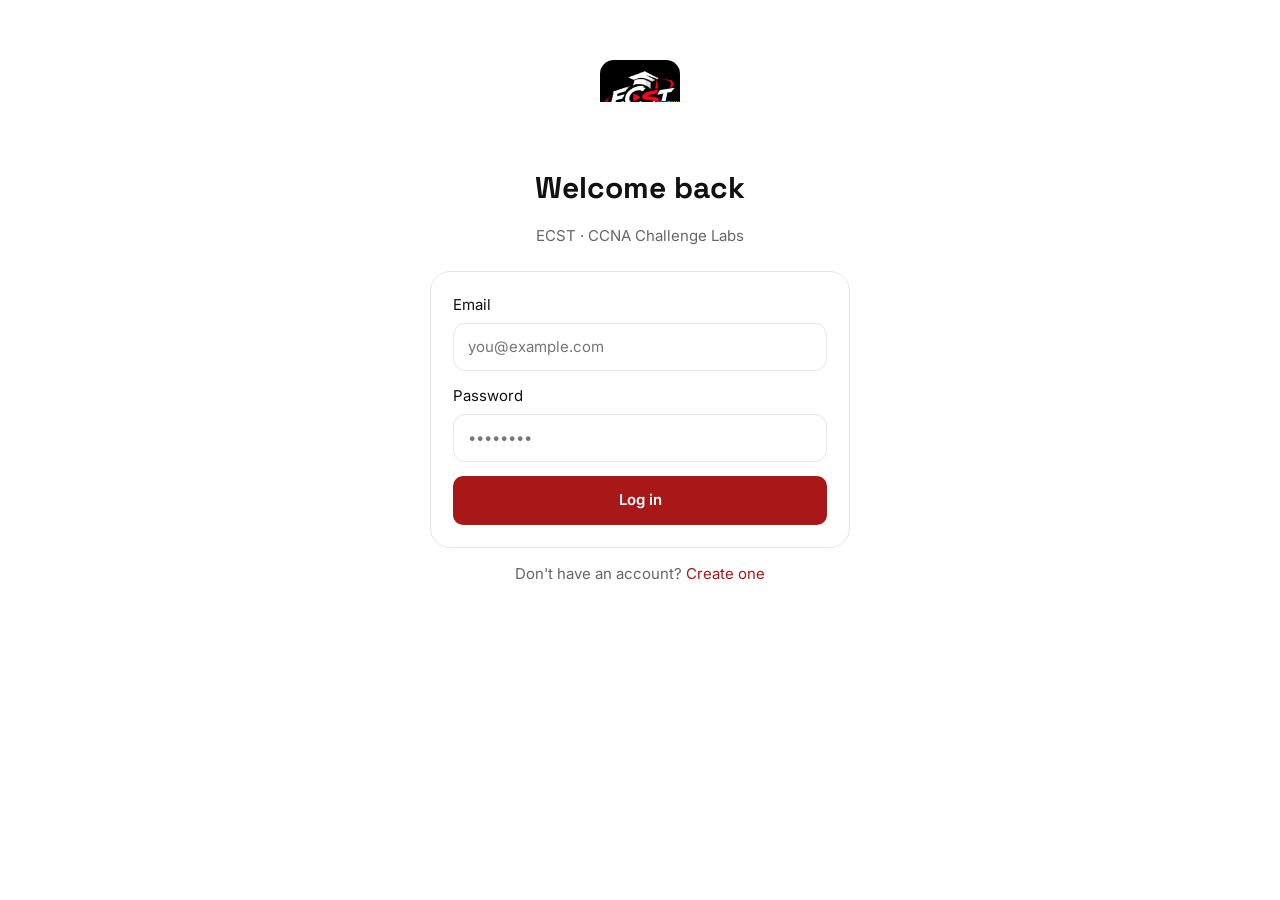
<file: index.html>
<!-- ECST CCNA Challenge Labs - Main Application Entry Point -->
<!DOCTYPE html>
<html lang="en">
<head>
  <meta charset="utf-8">
  <title>ECST · CCNA Challenge Labs</title>
  <meta name="viewport" content="width=device-width, initial-scale=1, viewport-fit=cover">
  <link href="https://fonts.googleapis.com/css2?family=Inter:wght@400;500;600&family=JetBrains+Mono:wght@400;500&family=Space+Grotesk:wght@500;700&display=swap" rel="stylesheet">
  <link rel="stylesheet" href="style.css">
  <link rel="stylesheet" href="css/questions.css">
  <link rel="stylesheet" href="css/terminal.css">
  <link rel="stylesheet" href="css/admin.css">
  <script>
    const LOGO = "[data-uri]";
    window.LOGO = LOGO;
  </script>
</head>
<body>
  <div id="app"></div>

  <!-- Scripts in dependency order -->
  <script src="data/core.js"></script>
  <script src="data/scenarios.js"></script>
  <script src="data/terminal-demo.js"></script>
  <script src="data/dev-demo.js"></script>
  <script src="js/store.js"></script>
  <script src="js/questions.js"></script>
  <script src="js/terminal.js"></script>
  <script src="js/auth.js"></script>
  <script src="js/rooms.js"></script>
  <script src="js/admin.js"></script>
  <script src="js/exam.js"></script>
  <script src="js/app.js"></script>
</body>
</html>
</file>
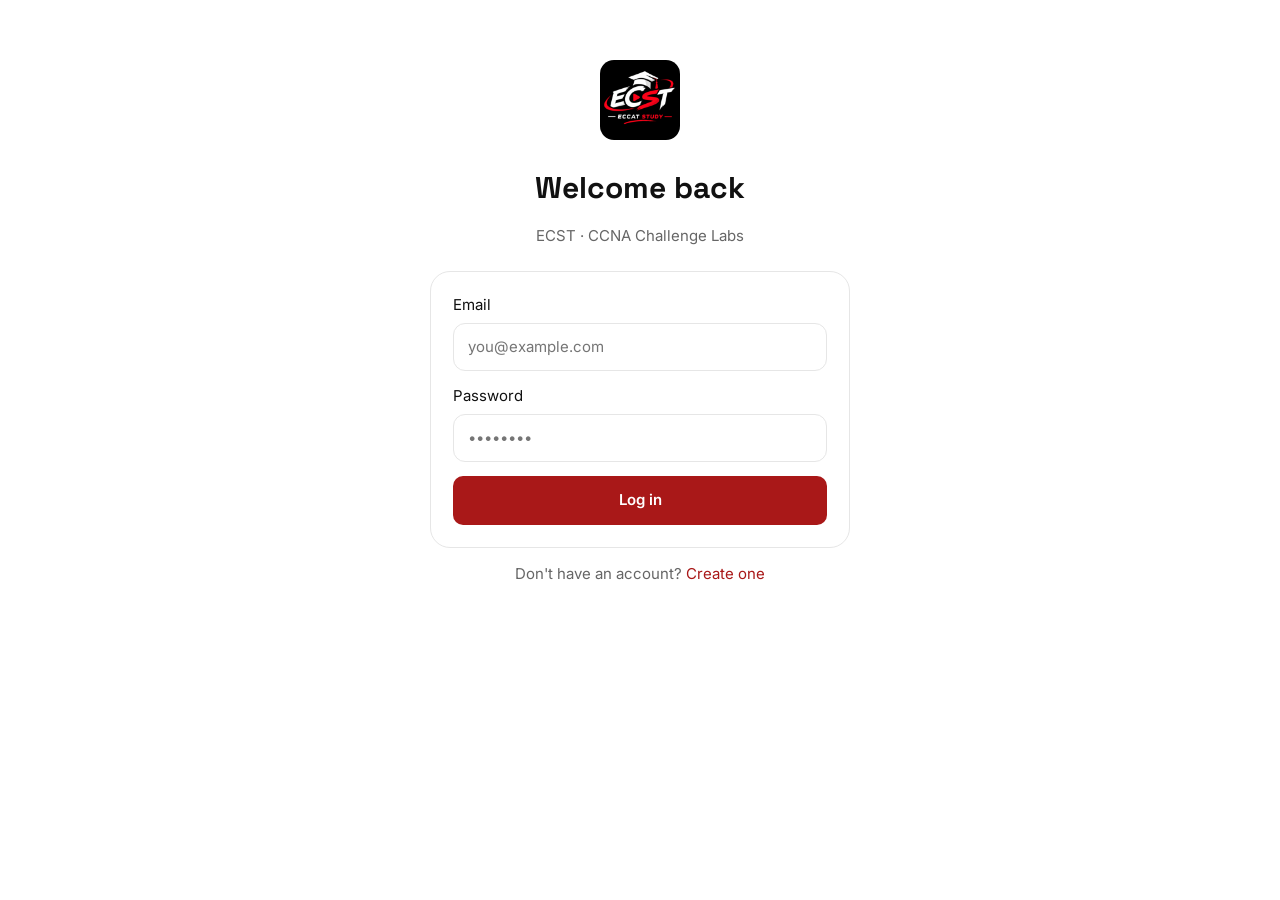
<file: ECST_CCNA_Challenge_Labs.html>
<!DOCTYPE html><html lang="en"><head><meta charset="utf-8"><title>ECST · CCNA Challenge Labs</title>
<meta name="viewport" content="width=device-width, initial-scale=1, viewport-fit=cover">
<link href="https://fonts.googleapis.com/css2?family=Inter:wght@400;500;600&family=JetBrains+Mono:wght@400;500&family=Space+Grotesk:wght@500;700&display=swap" rel="stylesheet">
<style>
:root{--bg:#fff;--fg:#111;--mut:#666;--card:#fff;--bd:#e6e6e6;--soft:#f4f4f4;--red:#a91818;--redsoft:#fbeaea;--ok:#1b7f3b;box-sizing:border-box;padding-top:env(safe-area-inset-top,0px);padding-bottom:env(safe-area-inset-bottom,0px)}
@media(prefers-color-scheme:dark){:root:not([data-theme=light]){--bg:#0e0e0e;--fg:#f2f2f2;--mut:#9a9a9a;--card:#161616;--bd:#2a2a2a;--soft:#222;--red:#e0464a;--redsoft:#2a1516;--ok:#4cc16b}}
*{box-sizing:border-box}body{margin:0;background:var(--bg);color:var(--fg);font:15px/1.5 Inter,system-ui,sans-serif}
.mono{font-family:'JetBrains Mono',monospace;font-size:11px;letter-spacing:.14em;text-transform:uppercase;color:var(--mut)}
h1,h2,h3{font-family:'Space Grotesk',sans-serif;margin:0}
header{display:flex;align-items:center;gap:16px;padding:12px 24px;border-bottom:1px solid var(--bd);position:sticky;top:0;background:var(--bg);z-index:5;flex-wrap:wrap}
header img{height:38px;border-radius:6px}header nav{margin-left:auto;display:flex;gap:6px;align-items:center;flex-wrap:wrap}
nav a,.btn{padding:8px 16px;border-radius:999px;color:var(--mut);text-decoration:none;font-weight:500;cursor:pointer;border:0;background:none;font:inherit}
nav a.on{background:var(--soft);color:var(--fg)}
.btn{background:var(--red);color:#fff;border-radius:10px;font-weight:600}.btn.g{background:var(--soft);color:var(--fg)}.btn.s{padding:5px 10px;font-size:13px}
main{max-width:1000px;margin:0 auto;padding:40px 20px 80px}
.grid{display:grid;grid-template-columns:repeat(auto-fit,minmax(240px,1fr));gap:16px;margin:28px 0}
.card{background:var(--card);border:1px solid var(--bd);border-radius:20px;padding:22px}
.big{font:700 34px 'Space Grotesk';margin-top:6px}.big small{font:400 13px 'JetBrains Mono';color:var(--mut)}
.bar{height:8px;background:var(--soft);border-radius:9px;overflow:hidden;margin-top:10px}.bar i{display:block;height:100%;background:var(--red)}
.room{display:flex;gap:18px;margin-bottom:16px;cursor:pointer;align-items:flex-start}.room.lock{opacity:.6;cursor:default}
.num{min-width:54px;height:54px;border-radius:14px;background:var(--soft);display:grid;place-items:center;font:500 16px 'JetBrains Mono'}
.room.cur{border-color:var(--red)}.room.cur .num{border:1px solid var(--red)}
.tag{display:inline-block;padding:1px 10px;border-radius:99px;font:500 11px 'JetBrains Mono';letter-spacing:.1em;background:var(--soft);text-transform:uppercase}
.tag.Medium,.tag.Hard{background:var(--redsoft);color:var(--red)}.tag.Expert{background:var(--red);color:#fff}
input,select,textarea{width:100%;padding:12px 14px;border:1px solid var(--bd);border-radius:12px;background:var(--bg);color:var(--fg);font:inherit;margin:6px 0 14px}
input:focus,textarea:focus{outline:0;border-color:var(--red)}
.auth{max-width:420px;margin:60px auto;text-align:center}.auth .card{text-align:left;margin-top:24px}
.q{border:1px solid var(--bd);border-radius:16px;padding:18px;margin-bottom:12px}.q.done{border-color:var(--ok)}
.row{display:flex;gap:10px;align-items:center}.row input{margin:10px 0 0}
table{width:100%;border-collapse:collapse}td,th{text-align:left;padding:10px;border-bottom:1px solid var(--bd)}th{font:500 11px 'JetBrains Mono';color:var(--mut);letter-spacing:.1em;text-transform:uppercase}
.toast{position:fixed;bottom:24px;left:50%;transform:translateX(-50%);background:var(--fg);color:var(--bg);padding:10px 18px;border-radius:10px;z-index:9}
.scroll{overflow-x:auto}
</style></head><body><div id="app"></div>
<script>
const LOGO="[data-uri]",K="ecst_v4",D=['Easy','Medium','Hard','Expert'];
const SEED=[{"title": "Network Foundations", "cat": "Fundamentals", "diff": "Easy", "min": 15, "desc": "Map any packet onto the right OSI layer and name the device that moves it.", "qs": [{"q": "Which OSI layer does a router operate at? (number)", "a": "3;layer 3;network"}, {"q": "Which OSI layer handles framing and MAC addressing? (number)", "a": "2;layer 2;data link"}, {"q": "What is the PDU name at Layer 4 for TCP?", "a": "segment"}, {"q": "Which device forwards frames based on MAC addresses?", "a": "switch"}, {"q": "Which OSI layer is called Presentation? (number)", "a": "6;layer 6"}]}, {"title": "Cabling & Ethernet", "cat": "Fundamentals", "diff": "Easy", "min": 15, "desc": "Cable lengths, connectors and standards - the physical layer facts every CCNA exam expects.", "qs": [{"q": "Max length in metres of a UTP Ethernet segment?", "a": "100"}, {"q": "Which cable type connects two switches on legacy gear: straight-through or crossover?", "a": "crossover"}, {"q": "Which connector does UTP Ethernet use?", "a": "rj45;rj-45"}, {"q": "IEEE standard for Gigabit Ethernet over copper?", "a": "802.3ab"}]}, {"title": "Network Devices & Topologies", "cat": "Fundamentals", "diff": "Easy", "min": 15, "desc": "Routers, switches, firewalls and the wireless LAN types they connect.", "qs": [{"q": "Which table does a router consult to forward a packet?", "a": "routing table"}, {"q": "A switch stores learned MAC addresses in which table?", "a": "cam;cam table;mac table;mac address table"}, {"q": "Which firewall type tracks the state of connections?", "a": "stateful"}, {"q": "Which WLAN type needs no access point, clients talk directly?", "a": "ad hoc;adhoc;ibss"}]}, {"title": "TCP, UDP & Transport", "cat": "Fundamentals", "diff": "Easy", "min": 15, "desc": "How the transport layer sets up, numbers and delivers data.", "qs": [{"q": "Which message completes the TCP three-way handshake?", "a": "ack"}, {"q": "Which transport protocol is connectionless?", "a": "udp"}, {"q": "Default TCP port of HTTPS?", "a": "443"}, {"q": "Which transport protocol uses sequence numbers to guarantee order?", "a": "tcp"}]}, {"title": "Discovery Protocols & PoE", "cat": "Fundamentals", "diff": "Easy", "min": 15, "desc": "CDP, LLDP and powering devices over the cable.", "qs": [{"q": "Command that lists CDP neighbors?", "a": "show cdp neighbors"}, {"q": "Which discovery protocol is vendor-neutral (IEEE 802.1AB)?", "a": "lldp"}, {"q": "In PoE, the device that supplies power is the ___ (3-letter abbreviation)?", "a": "pse"}, {"q": "An IP phone drawing power over Ethernet is a ___ (2-letter abbreviation)?", "a": "pd"}]}, {"title": "Switching & ARP", "cat": "Switching", "diff": "Medium", "min": 20, "desc": "Follow a frame host to host: MAC learning, ARP resolution, flooding and loop prevention.", "qs": [{"q": "What does a switch do with a frame to an unknown unicast MAC?", "a": "flood;flooding"}, {"q": "Which protocol maps an IP address to a MAC address?", "a": "arp"}, {"q": "Destination MAC of an ARP request?", "a": "ff:ff:ff:ff:ff:ff"}, {"q": "Which protocol prevents Layer 2 loops?", "a": "stp;spanning tree"}]}, {"title": "IPv4 Addressing & Subnetting", "cat": "Addressing", "diff": "Medium", "min": 25, "desc": "Derive network, broadcast and usable ranges from a prefix - the core CCNA maths.", "qs": [{"q": "Dotted-decimal mask for /26?", "a": "255.255.255.192"}, {"q": "Usable hosts in a /27?", "a": "30"}, {"q": "Network address of 192.168.10.77/26?", "a": "192.168.10.64"}, {"q": "Broadcast address of 10.1.1.0/24?", "a": "10.1.1.255"}]}, {"title": "Subnetting Lab - VLSM Design", "cat": "Addressing", "diff": "Medium", "min": 25, "desc": "Carve a block into right-sized subnets without wasting addresses.", "qs": [{"q": "In VLSM, allocate the largest or smallest subnet first?", "a": "largest"}, {"q": "Prefix length needed for 50 hosts?", "a": "/26;26"}, {"q": "Typical prefix for a point-to-point link?", "a": "/30;30"}]}, {"title": "DHCP, DNS & Network Services", "cat": "Services", "diff": "Medium", "min": 20, "desc": "Addressing hosts automatically and resolving names.", "qs": [{"q": "First message a DHCP client sends?", "a": "discover;dhcpdiscover"}, {"q": "UDP port the DHCP server listens on?", "a": "67"}, {"q": "At what fraction of the lease does the client first try to renew?", "a": "1/2;half;50%"}, {"q": "Which protocol resolves hostnames to IP addresses?", "a": "dns"}]}, {"title": "VLANs & Trunking", "cat": "Switching", "diff": "Medium", "min": 20, "desc": "Segment broadcast domains and carry VLANs between switches.", "qs": [{"q": "Command to put an access port in VLAN 20?", "a": "switchport access vlan 20"}, {"q": "DTP mode that actively tries to form a trunk?", "a": "dynamic desirable;desirable"}, {"q": "Which VLAN carries untagged frames on an 802.1Q trunk?", "a": "native vlan;native"}, {"q": "What Layer 2 feature splits broadcast domains on a switch?", "a": "vlan;vlans"}]}, {"title": "Wireless Fundamentals", "cat": "Wireless", "diff": "Medium", "min": 20, "desc": "Channels, controllers and Wi-Fi security generations.", "qs": [{"q": "Non-overlapping 2.4 GHz channels in the US?", "a": "1,6,11;1 6 11"}, {"q": "Protocol a WLC uses to control lightweight APs?", "a": "capwap"}, {"q": "Bit size of the WPA3-Enterprise 192-bit suite?", "a": "192"}, {"q": "QAM level used by 802.11ax?", "a": "1024;1024-qam"}]}, {"title": "IPv6 Fundamentals", "cat": "Addressing", "diff": "Hard", "min": 25, "desc": "Address formats, shortening rules and the prefixes that matter.", "qs": [{"q": "How many bits is an IPv6 address?", "a": "128"}, {"q": "Shortest form of 2001:0db8:0000:0000:0000:0000:0000:0001?", "a": "2001:db8::1"}, {"q": "Link-local prefix?", "a": "fe80::/10;fe80::"}]}, {"title": "Routing Fundamentals", "cat": "Routing", "diff": "Hard", "min": 25, "desc": "Longest match, administrative distance and the commands that prove a route is installed.", "qs": [{"q": "Default AD of OSPF?", "a": "110"}, {"q": "Default AD of a static route?", "a": "1"}, {"q": "Command to display the routing table?", "a": "show ip route"}, {"q": "Which rule picks between overlapping routes?", "a": "longest prefix match;longest match"}]}, {"title": "Spanning Tree & EtherChannel", "cat": "Switching", "diff": "Hard", "min": 25, "desc": "Root election, rapid convergence and bundling links.", "qs": [{"q": "The root bridge has the lowest what?", "a": "bridge id;bid"}, {"q": "IEEE standard number for RSTP?", "a": "802.1w"}, {"q": "Which EtherChannel protocol is the IEEE standard?", "a": "lacp"}, {"q": "Maximum active links in one EtherChannel?", "a": "8"}]}, {"title": "OSPF & Dynamic Routing", "cat": "Routing", "diff": "Hard", "min": 25, "desc": "Neighbours, DR election and link-state basics.", "qs": [{"q": "Multicast address for OSPF hellos?", "a": "224.0.0.5"}, {"q": "Which LSA type is the Router LSA?", "a": "1;type 1;lsa 1"}, {"q": "Which algorithm does OSPF run?", "a": "dijkstra;spf"}, {"q": "DR election prefers the highest what first?", "a": "priority;ospf priority"}]}, {"title": "First Hop Redundancy", "cat": "Routing", "diff": "Hard", "min": 20, "desc": "HSRP, VRRP and GLBP keeping the default gateway alive.", "qs": [{"q": "Default HSRP priority?", "a": "100"}, {"q": "Which FHRP load-balances using multiple virtual MACs?", "a": "glbp"}, {"q": "Which FHRP is an open standard?", "a": "vrrp"}, {"q": "The HSRP router currently forwarding traffic is the ___ router?", "a": "active"}]}, {"title": "Network Management & QoS", "cat": "Services", "diff": "Hard", "min": 25, "desc": "SNMP, Syslog, NTP and traffic marking.", "qs": [{"q": "Unsolicited notification an SNMP agent sends?", "a": "trap"}, {"q": "Command to view the local syslog buffer?", "a": "show logging"}, {"q": "Highest believable NTP stratum?", "a": "15"}, {"q": "Decimal DSCP value of EF (binary 101110)?", "a": "46"}]}, {"title": "VLANs, Trunks & STP", "cat": "Switching", "diff": "Expert", "min": 30, "desc": "Trunk tagging, native VLANs, root bridge election and the commands that reveal them.", "qs": [{"q": "Trunk tagging standard?", "a": "802.1q"}, {"q": "Default native VLAN?", "a": "1"}, {"q": "Command to list trunk ports?", "a": "show interfaces trunk;show interface trunk"}, {"q": "Root bridge is elected by the lowest what?", "a": "bridge id;bid;bridge priority"}]}, {"title": "Security, ACLs & NAT", "cat": "Security", "diff": "Expert", "min": 30, "desc": "Wildcard logic, implicit denies and NAT translations at the edge of the network.", "qs": [{"q": "Wildcard mask equivalent to /24?", "a": "0.0.0.255"}, {"q": "What implicit rule ends every ACL?", "a": "deny any;implicit deny;deny"}, {"q": "NAT many-to-one using ports is called?", "a": "pat;nat overload;overload"}, {"q": "Standard numbered ACL range?", "a": "1-99"}]}, {"title": "Layer 2 Attacks & Port Security", "cat": "Security", "diff": "Expert", "min": 30, "desc": "Defend the access layer against spoofing and flooding.", "qs": [{"q": "Default port-security violation mode?", "a": "shutdown"}, {"q": "Keyword that learns MACs and saves them in the running config?", "a": "sticky"}, {"q": "Attack that fills the CAM table with spoofed MACs?", "a": "mac flooding;cam table overflow;cam overflow;mac flood"}, {"q": "Feature that blocks rogue DHCP servers?", "a": "dhcp snooping"}]}, {"title": "SDN, Automation & WAN", "cat": "Automation", "diff": "Expert", "min": 30, "desc": "Controllers, REST, configuration management and MPLS.", "qs": [{"q": "REST verb that creates a new resource?", "a": "post"}, {"q": "Ansible name for an ordered list of tasks?", "a": "playbook;playbooks"}, {"q": "Which plane forwards traffic from ingress to egress?", "a": "data plane;data;forwarding plane"}, {"q": "MPLS forwards using which inserted header?", "a": "label;shim;shim header;mpls label"}]}].map((r,i)=>({...r,id:i+1}));
let S;
function load(){try{S=JSON.parse(localStorage.getItem(K))}catch(e){}
 if(!S)S={users:[{name:'ECST Admin',email:'alhassanadmin@ecst.edu',pass:'AL_ADMIN2005',role:'admin'}],prog:{},rooms:SEED,me:null}}
function save(){try{localStorage.setItem(K,JSON.stringify(S))}catch(e){}}
load();
const e=s=>String(s).replace(/[&<>"]/g,c=>({'&':'&amp;','<':'&lt;','>':'&gt;','"':'&quot;'}[c]));
const $=id=>document.getElementById(id);
const done=(em,r)=>((S.prog[em]||{})[r.id]||[]);
const cleared=(em,r)=>done(em,r).length>=r.qs.length;
const pts=em=>S.rooms.reduce((n,r)=>n+done(em,r).length*10,0);
const total=()=>S.rooms.reduce((n,r)=>n+r.qs.length*10,0);
const unlocked=i=>S.me.role==='admin'||i===0||cleared(S.me.email,S.rooms[i-1]);
function toast(t){const d=document.createElement('div');d.className='toast';d.textContent=t;document.body.appendChild(d);setTimeout(()=>d.remove(),1800)}
function header(h){const a=S.me.role==='admin';return `<header><img src="${LOGO}" alt="ECST"><span class="mono">CCNA Challenge Labs</span><nav>
<a href="#path" class="${h=='path'||h.startsWith('room')?'on':''}">Path</a><a href="#board" class="${h=='board'?'on':''}">Leaderboard</a>${a?`<a href="#admin" class="${h=='admin'?'on':''}">Admin</a>`:''}
<span style="text-align:right;margin-left:10px"><div style="font-weight:500">${e(S.me.name)}</div><div class="mono" style="font-size:10px">${a?'Supervisor':'Student'}</div></span><a onclick="out()">Log out</a></nav></header>`}
function out(){S.me=null;save();draw()}
let mode='login';
function auth(){return `<div class="auth"><img src="${LOGO}" style="height:80px;border-radius:14px"><h1 style="margin-top:18px">${mode=='login'?'Welcome back':'Create account'}</h1>
<p style="color:var(--mut)">ECST · CCNA Challenge Labs</p><div class="card">
${mode=='reg'?'<label>Full name</label><input id="n" placeholder="Your name">':''}<label>Email</label><input id="em" placeholder="you@example.com"><label>Password</label><input id="pw" type="password" placeholder="••••••••">
<button class="btn" style="width:100%;padding:13px" onclick="${mode=='login'?'login()':'reg()'}">${mode=='login'?'Log in':'Sign up'}</button></div>
<p style="color:var(--mut)">${mode=='login'?"Don't have an account? <a style='color:var(--red);cursor:pointer' onclick=\"mode='reg';draw()\">Create one</a>":"Have an account? <a style='color:var(--red);cursor:pointer' onclick=\"mode='login';draw()\">Log in</a>"}</p>
</div>`}
function login(){const u=S.users.find(x=>x.email==$('em').value.trim().toLowerCase()&&x.pass==$('pw').value);if(!u)return toast('Wrong email or password');S.me=u;save();location.hash='path';draw()}
function reg(){const em=$('em').value.trim().toLowerCase(),n=$('n').value.trim(),pw=$('pw').value;if(!n||!em.includes('@')||pw.length<6)return toast('Fill all fields (password 6+ chars)');if(S.users.some(x=>x.email==em))return toast('Email already used');const u={name:n,email:em,pass:pw,role:'student'};S.users.push(u);S.me=u;save();location.hash='path';draw()}
function path(){const em=S.me.email,c=S.rooms.filter(r=>cleared(em,r)).length,p=pts(em),t=total(),tasks=S.rooms.reduce((n,r)=>n+done(em,r).length,0),nt=S.rooms.reduce((n,r)=>n+r.qs.length,0);
let cur=S.rooms.findIndex((r,i)=>unlocked(i)&&!cleared(em,r));
return `<main><div class="mono" style="color:var(--red)">ECST · CCNA Challenge Track</div><h1 style="font-size:48px;margin:10px 0">Welcome back, ${e(S.me.name.split(' ')[0])}.</h1>
<p style="color:var(--mut);max-width:560px">Every room is a set of hands-on networking problems, graded the moment you answer. Clear a room to unlock the next one - the difficulty climbs with you.</p>
<div class="grid"><div class="card"><div class="mono">Points earned</div><div class="big">${p} <small>of ${t}</small></div></div><div class="card"><div class="mono">Rooms cleared</div><div class="big">${c} <small>of ${S.rooms.length}</small></div></div><div class="card"><div class="mono">Tasks solved</div><div class="big">${tasks} <small>of ${nt}</small></div></div></div>
<div class="card" style="margin-bottom:24px"><div class="mono" style="display:flex;justify-content:space-between">Track progress<span style="color:var(--red)">${nt?Math.round(tasks/nt*100):0}%</span></div><div class="bar"><i style="width:${nt?tasks/nt*100:0}%"></i></div></div>
${S.rooms.map((r,i)=>{const ok=unlocked(i),d=done(em,r).length;return `<div class="card room ${ok?'':'lock'} ${i==cur?'cur':''}" ${ok?`onclick="location.hash='room-${r.id}'"`:''}><div class="num">${ok?String(i+1).padStart(2,'0'):'🔒'}</div><div style="flex:1"><div class="mono">${e(r.cat)} · <span class="tag ${r.diff}">${r.diff}</span> · ${r.min} min</div><h3 style="font-size:20px;margin:6px 0 2px">${e(r.title)}</h3><div style="color:var(--mut)">${e(r.desc)}</div>
${ok?`<div class="bar"><i style="width:${d/r.qs.length*100}%"></i></div>`:`<div class="mono" style="margin-top:10px;text-transform:none">Locked — clear “${e(S.rooms[i-1].title)}” first</div>`}</div><div class="mono" style="white-space:nowrap">${r.qs.length*10} pts${ok?` · ${d}/${r.qs.length}`:''}</div></div>`}).join('')}</main>`}
function room(id){const i=S.rooms.findIndex(r=>r.id==id);if(i<0||!unlocked(i)){location.hash='path';return''}const r=S.rooms[i],em=S.me.email,dn=done(em,r);
return `<main><a href="#path" class="mono" style="color:var(--red);text-decoration:none">← Back to path</a><div class="mono" style="margin-top:20px">Room ${String(i+1).padStart(2,'0')} · ${e(r.cat)} · <span class="tag ${r.diff}">${r.diff}</span></div><h1 style="font-size:40px;margin:8px 0">${e(r.title)}</h1><p style="color:var(--mut)">${e(r.desc)}</p>
<div class="bar" style="margin-bottom:24px"><i style="width:${dn.length/r.qs.length*100}%"></i></div>
${r.qs.map((q,k)=>`<div class="q ${dn.includes(k)?'done':''}"><div class="mono">Task ${k+1} · 10 pts</div><div style="margin-top:6px;font-weight:500">${e(q.q)}</div>${dn.includes(k)?'<div style="color:var(--ok);margin-top:8px">✓ Correct</div>':`<div class="row"><input id="a${k}" placeholder="Your answer" onkeydown="if(event.key=='Enter')ans(${i},${k})"><button class="btn" style="margin-top:10px" onclick="ans(${i},${k})">Submit</button></div>`}</div>`).join('')}
${cleared(em,r)?`<div class="card" style="border-color:var(--ok);text-align:center"><h3>Room cleared 🎉</h3>${S.rooms[i+1]?`<p><a class="btn" style="display:inline-block;text-decoration:none" href="#room-${S.rooms[i+1].id}">Next room →</a></p>`:'<p>You finished the track!</p>'}</div>`:''}</main>`}
const NM=s=>s.toLowerCase().replace(/\s*,\s*/g,',').replace(/\s+/g,' ').trim();
function ans(i,k){const r=S.rooms[i],v=NM($('a'+k).value);if(!v)return;const ok=r.qs[k].a.split(';').map(NM).includes(v);
if(!ok)return toast('Incorrect — try again');const p=S.prog[S.me.email]=S.prog[S.me.email]||{};p[r.id]=[...new Set([...(p[r.id]||[]),k])];save();toast('Correct! +10');draw()}
function board(){const L=S.users.filter(u=>u.role=='student').map(u=>({u,p:pts(u.email),c:S.rooms.filter(r=>cleared(u.email,r)).length})).sort((a,b)=>b.p-a.p);
return `<main><h1>Leaderboard</h1><div class="card scroll" style="margin-top:24px"><table><tr><th>#</th><th>Student</th><th>Rooms</th><th>Points</th></tr>${L.map((x,i)=>`<tr><td>${i+1}</td><td>${e(x.u.name)}</td><td>${x.c}</td><td><b>${x.p}</b></td></tr>`).join('')||'<tr><td colspan=4>No students yet.</td></tr>'}</table></div></main>`}
let edit=null;
function admin(){if(S.me.role!='admin'){location.hash='path';return''}
const st=S.users.filter(u=>u.role=='student');
let h=`<main><h1>Admin</h1><p style="color:var(--mut)">Review results and manage rooms.</p><h3 style="margin:28px 0 12px">Rooms (${S.rooms.length})</h3><button class="btn" onclick="edt(-1)">+ New room</button>`;
if(edit!==null){const r=edit>=0?S.rooms[edit]:{title:'',cat:'',diff:'Easy',min:15,desc:'',qs:[]};
h+=`<div class="card" style="margin-top:16px"><label>Title</label><input id="et" value="${e(r.title)}"><label>Category</label><input id="ec" value="${e(r.cat)}"><label>Difficulty</label><select id="ed">${D.map(d=>`<option ${d==r.diff?'selected':''}>${d}</option>`).join('')}</select><label>Minutes</label><input id="em2" type="number" value="${r.min}"><label>Description</label><input id="es" value="${e(r.desc)}"><label>Tasks — one per line: question | answer1;answer2</label><textarea id="eq" rows="7">${e(r.qs.map(q=>q.q+'|'+q.a).join('\n'))}</textarea><button class="btn" onclick="sv()">Save</button> <button class="btn g" onclick="edit=null;draw()">Cancel</button></div>`}
h+=`<div class="card scroll" style="margin-top:16px"><table><tr><th>#</th><th>Room</th><th>Level</th><th>Tasks</th><th></th></tr>${S.rooms.map((r,i)=>`<tr><td>${i+1}</td><td>${e(r.title)}</td><td><span class="tag ${r.diff}">${r.diff}</span></td><td>${r.qs.length}</td><td style="white-space:nowrap"><button class="btn g s" onclick="mv(${i},-1)">↑</button> <button class="btn g s" onclick="mv(${i},1)">↓</button> <button class="btn g s" onclick="edt(${i})">Edit</button> <button class="btn g s" onclick="del(${i})">Delete</button></td></tr>`).join('')}</table></div>
<h3 style="margin:28px 0 12px">Student results</h3><div class="card scroll"><table><tr><th>Student</th><th>Email</th><th>Rooms</th><th>Points</th></tr>${st.map(u=>`<tr><td>${e(u.name)}</td><td>${e(u.email)}</td><td>${S.rooms.filter(r=>cleared(u.email,r)).length}/${S.rooms.length}</td><td>${pts(u.email)}</td></tr>`).join('')||'<tr><td colspan=4>No students yet.</td></tr>'}</table></div></main>`;return h}
function edt(i){edit=i;draw()}
function sv(){const qs=$('eq').value.split('\n').filter(l=>l.includes('|')).map(l=>{const[a,...b]=l.split('|');return{q:a.trim(),a:b.join('|').trim()}});if(!$('et').value.trim()||!qs.length)return toast('Title and at least one task needed');
const o={title:$('et').value.trim(),cat:$('ec').value.trim()||'General',diff:$('ed').value,min:+$('em2').value||15,desc:$('es').value.trim(),qs};
if(edit>=0)S.rooms[edit]={...S.rooms[edit],...o};else S.rooms.push({...o,id:Math.max(0,...S.rooms.map(r=>r.id))+1});edit=null;save();draw()}
function mv(i,d){const j=i+d;if(j<0||j>=S.rooms.length)return;[S.rooms[i],S.rooms[j]]=[S.rooms[j],S.rooms[i]];save();draw()}
function del(i){if(confirm('Delete this room?')){S.rooms.splice(i,1);save();draw()}}
function draw(){const h=location.hash.slice(1)||'path',a=$('app');
if(!S.me){a.innerHTML=auth();return}
a.innerHTML=header(h)+(h=='board'?board():h=='admin'?admin():h.startsWith('room-')?room(h.slice(5)):path());window.scrollTo(0,0)}
addEventListener('hashchange',draw);draw();
</script></body></html>
</file>
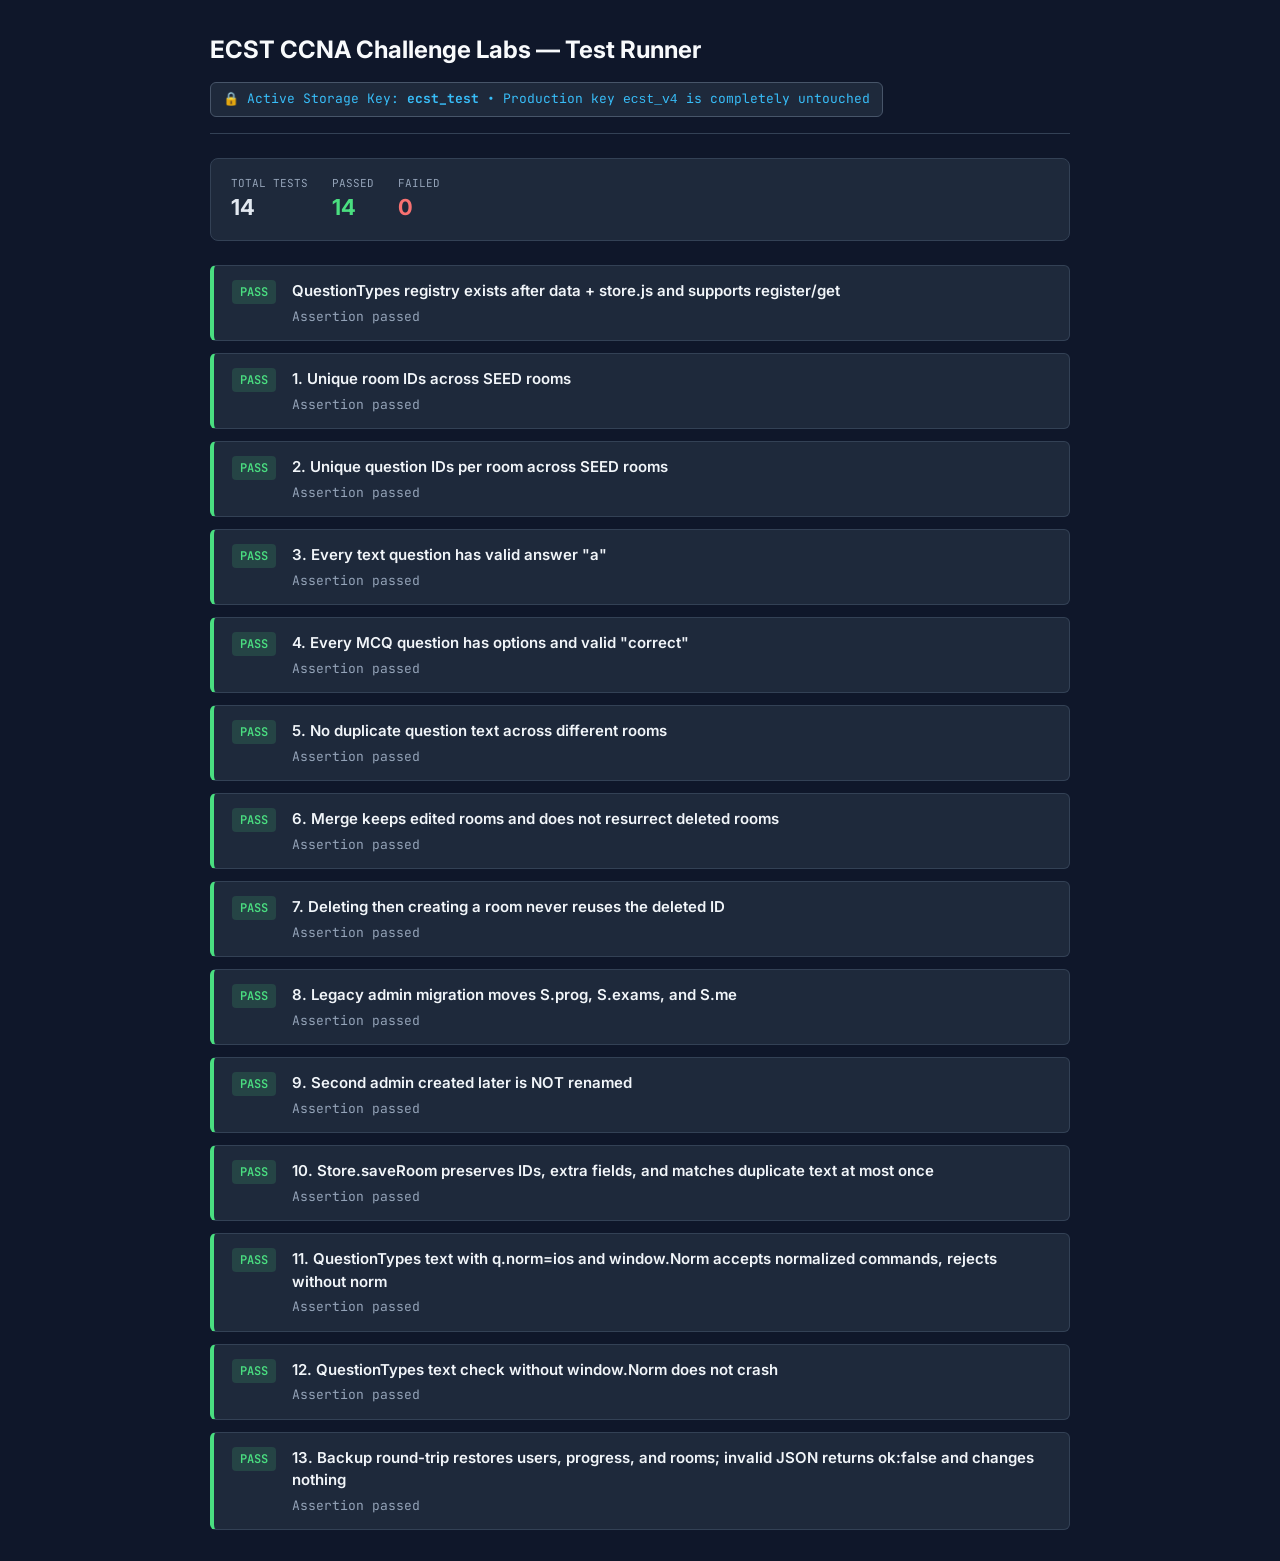
<file: tests.html>
<!DOCTYPE html>
<html lang="en">
<head>
  <meta charset="utf-8">
  <title>ECST CCNA Challenge Labs - Test Suite</title>
  <meta name="viewport" content="width=device-width, initial-scale=1">
  <link href="https://fonts.googleapis.com/css2?family=JetBrains+Mono:wght@400;600&family=Inter:wght@400;600;700&display=swap" rel="stylesheet">
  <style>
    * { box-sizing: border-box; margin: 0; padding: 0; }
    body {
      background: #0f172a;
      color: #e2e8f0;
      font-family: 'Inter', system-ui, sans-serif;
      padding: 32px 16px;
      line-height: 1.5;
    }
    .container {
      max-width: 860px;
      margin: 0 auto;
    }
    header {
      margin-bottom: 24px;
      padding-bottom: 16px;
      border-bottom: 1px solid #334155;
    }
    h1 {
      font-size: 24px;
      font-weight: 700;
      color: #f8fafc;
      margin-bottom: 8px;
    }
    .badge-storage {
      display: inline-block;
      font-family: 'JetBrains Mono', monospace;
      font-size: 13px;
      background: #1e293b;
      border: 1px solid #475569;
      color: #38bdf8;
      padding: 6px 12px;
      border-radius: 6px;
      margin-top: 6px;
    }
    .summary-card {
      background: #1e293b;
      border: 1px solid #334155;
      border-radius: 8px;
      padding: 16px 20px;
      margin-bottom: 24px;
      display: flex;
      gap: 24px;
      align-items: center;
    }
    .stat {
      display: flex;
      flex-direction: column;
    }
    .stat-label {
      font-size: 11px;
      text-transform: uppercase;
      color: #94a3b8;
      font-family: 'JetBrains Mono', monospace;
    }
    .stat-val {
      font-size: 22px;
      font-weight: 700;
    }
    .stat-val.pass { color: #4ade80; }
    .stat-val.fail { color: #f87171; }
    .test-list {
      display: flex;
      flex-direction: column;
      gap: 12px;
    }
    .test-card {
      background: #1e293b;
      border: 1px solid #334155;
      border-radius: 6px;
      padding: 14px 18px;
      display: flex;
      align-items: flex-start;
      gap: 16px;
    }
    .test-card.pass { border-left: 4px solid #4ade80; }
    .test-card.fail { border-left: 4px solid #f87171; }
    .pill {
      font-family: 'JetBrains Mono', monospace;
      font-size: 12px;
      font-weight: 600;
      padding: 3px 8px;
      border-radius: 4px;
      text-transform: uppercase;
      flex-shrink: 0;
    }
    .pill.pass { background: rgba(74, 222, 128, 0.15); color: #4ade80; }
    .pill.fail { background: rgba(248, 113, 113, 0.15); color: #f87171; }
    .test-details {
      flex: 1;
    }
    .test-name {
      font-weight: 600;
      font-size: 15px;
      color: #f1f5f9;
      margin-bottom: 4px;
    }
    .test-msg {
      font-size: 13px;
      color: #94a3b8;
      font-family: 'JetBrains Mono', monospace;
      word-break: break-all;
    }
  </style>
  <script>
    // CRITICAL: Set temporary test storage key to isolate from production ecst_v4
    window.__ECST_KEY = 'ecst_test';
  </script>
  <!-- Load data dependencies and store -->
  <script src="data/core.js"></script>
  <script src="data/scenarios.js"></script>
  <script src="data/terminal-demo.js"></script>
  <script src="data/dev-demo.js"></script>
  <script src="js/store.js"></script>
  <script>
    // Verify QuestionTypes exists and works immediately after loading only data + store.js
    window.__storeOnlyRegistryWorks = false;
    if (window.QuestionTypes && typeof window.QuestionTypes.register === 'function') {
      const immediateHandler = { render: () => '<div>immediate</div>', check: () => true };
      window.QuestionTypes.register('early-type-check', immediateHandler);
      if (window.QuestionTypes.get('early-type-check') === immediateHandler) {
        window.__storeOnlyRegistryWorks = true;
      }
    }
  </script>
  <script src="js/rooms.js"></script>
</head>
<body>
  <div class="container">
    <header>
      <h1>ECST CCNA Challenge Labs &mdash; Test Runner</h1>
      <div class="badge-storage">
        🔒 Active Storage Key: <strong>ecst_test</strong> &bull; Production key <code>ecst_v4</code> is completely untouched
      </div>
    </header>

    <div class="summary-card">
      <div class="stat">
        <span class="stat-label">Total Tests</span>
        <span class="stat-val" id="stat-total">0</span>
      </div>
      <div class="stat">
        <span class="stat-label">Passed</span>
        <span class="stat-val pass" id="stat-passed">0</span>
      </div>
      <div class="stat">
        <span class="stat-label">Failed</span>
        <span class="stat-val fail" id="stat-failed">0</span>
      </div>
    </div>

    <div class="test-list" id="test-list"></div>
  </div>

  <script>
    (function runTestSuite() {
      const results = [];
      const testListEl = document.getElementById('test-list');

      // Preserve any existing real storage snapshot just in case
      const backupRealKey = localStorage.getItem('ecst_v4');

      function test(name, fn) {
        try {
          fn();
          results.push({ name, pass: true, msg: 'Assertion passed' });
        } catch (err) {
          results.push({ name, pass: false, msg: err && err.message ? err.message : String(err) });
        }
      }

      function assert(condition, message) {
        if (!condition) {
          throw new Error(message || 'Assertion failed');
        }
      }

      try {
        // --- TEST: QuestionTypes registry exists after loading only data + store.js ---
        test('QuestionTypes registry exists after data + store.js and supports register/get', () => {
          assert(window.__storeOnlyRegistryWorks === true, 'QuestionTypes must register and get immediately after store.js');
          const testX = { render: () => '<div>x</div>', check: () => true };
          QuestionTypes.register('x', testX);
          assert(QuestionTypes.get('x') === testX, "QuestionTypes.get('x') must return the registered handler");
        });

        // --- TEST 1: Unique room IDs across all SEED rooms ---
        test('1. Unique room IDs across SEED rooms', () => {
          const seed = window.SEED || [];
          assert(seed.length > 0, 'SEED must not be empty');
          const ids = seed.map(r => r.id);
          const uniqueIds = new Set(ids);
          assert(uniqueIds.size === ids.length, `Duplicate room IDs found: expected ${ids.length}, unique was ${uniqueIds.size}`);
        });

        // --- TEST 2: Unique question IDs per room across SEED rooms ---
        test('2. Unique question IDs per room across SEED rooms', () => {
          const seed = window.SEED || [];
          seed.forEach(r => {
            const qIds = (r.qs || []).map(q => q.id);
            const unique = new Set(qIds);
            assert(unique.size === qIds.length, `Room ${r.id} (${r.title}) has duplicate question IDs`);
            qIds.forEach(id => assert(id !== undefined && id !== null, `Room ${r.id} has undefined question ID`));
          });
        });

        // --- TEST 3: Every text question has "a" ---
        test('3. Every text question has valid answer "a"', () => {
          const seed = window.SEED || [];
          seed.forEach(r => {
            (r.qs || []).forEach((q, idx) => {
              const type = q.type || 'text';
              if (type === 'text') {
                assert(typeof q.a === 'string' && q.a.trim().length > 0, `Room ${r.id} question ${idx} missing answer string 'a'`);
              }
            });
          });
        });

        // --- TEST 4: Every MCQ question has options and a valid "correct" ---
        test('4. Every MCQ question has options and valid "correct"', () => {
          const seed = window.SEED || [];
          seed.forEach(r => {
            (r.qs || []).forEach((q, idx) => {
              if (q.type === 'mcq') {
                assert(Array.isArray(q.options) && q.options.length >= 2, `Room ${r.id} MCQ question ${idx} must have at least 2 options`);
                assert(typeof q.correct === 'number' && q.correct >= 0 && q.correct < q.options.length, `Room ${r.id} MCQ question ${idx} has invalid correct index: ${q.correct}`);
              }
            });
          });
          // Also validate an explicit MCQ schema assertion
          const sampleMCQ = { type: 'mcq', q: 'Which port is HTTP?', options: ['21', '22', '80', '443'], correct: 2 };
          assert(Array.isArray(sampleMCQ.options) && typeof sampleMCQ.correct === 'number' && sampleMCQ.correct < sampleMCQ.options.length, 'MCQ schema validator check');
        });

        // --- TEST 5: No duplicate question text across rooms ---
        test('5. No duplicate question text across different rooms', () => {
          const seed = window.SEED || [];
          const seen = new Map();
          seed.forEach(r => {
            (r.qs || []).forEach(q => {
              const text = (q.q || '').trim().toLowerCase();
              if (text) {
                if (seen.has(text)) {
                  const prev = seen.get(text);
                  throw new Error(`Duplicate question text across rooms: Room ${prev.roomId} and Room ${r.id} share "${text}"`);
                }
                seen.set(text, { roomId: r.id });
              }
            });
          });
        });

        // --- TEST 6: Merge keeps edited rooms and doesn't resurrect deleted ones ---
        test('6. Merge keeps edited rooms and does not resurrect deleted rooms', () => {
          const testState = {
            users: [{ name: 'Test Admin', email: 'admin@ecst.edu', pass: 'Ecst@2026!', role: 'admin' }],
            prog: {},
            rooms: [
              { id: 1, title: 'Edited Room 1 Title', cat: 'Fundamentals', diff: 'Easy', min: 10, desc: 'Edited', edited: true, qs: [{ id: 0, q: 'Q1', a: 'A1' }] }
            ],
            deleted: [2],
            me: null,
            exams: {}
          };
          localStorage.setItem('ecst_test', JSON.stringify(testState));
          Store.load();
          const loaded = Store.get();

          const room1 = loaded.rooms.find(r => r.id === 1);
          assert(room1 && room1.title === 'Edited Room 1 Title', 'Edited room title must be preserved and not overwritten from SEED');
          assert(room1.edited === true, 'Room 1 must retain edited: true');

          const room2 = loaded.rooms.find(r => r.id === 2);
          assert(!room2, 'Deleted room (id: 2) must not be resurrected from SEED');
          assert(loaded.deleted.includes(2), 'S.deleted must still contain 2');
        });

        // --- TEST 7: Deleting then creating a room never reuses the id ---
        test('7. Deleting then creating a room never reuses the deleted ID', () => {
          // Find max room id
          const maxId = Math.max(...Store.get().rooms.map(r => r.id));
          Store.deleteRoom(maxId);
          assert(Store.get().deleted.includes(maxId), `Room ${maxId} must be in S.deleted`);
          assert(!Store.get().rooms.some(r => r.id === maxId), `Room ${maxId} must be removed from S.rooms`);

          const createdRoom = Store.saveRoom({
            title: 'Test Created Room',
            cat: 'Testing',
            diff: 'Easy',
            min: 15,
            desc: 'New room description',
            qs: [{ q: 'New Question 1', a: 'ans1' }]
          });

          assert(createdRoom.id > maxId, `New room ID must be strictly greater than deleted max ID (${maxId}), got ${createdRoom.id}`);
          assert(createdRoom.id !== maxId, `New room ID must not reuse deleted room ID ${maxId}`);
        });

        // --- TEST 8: Legacy admin migration moves progress and updates S.me ---
        test('8. Legacy admin migration moves S.prog, S.exams, and S.me', () => {
          const oldAdminEmail = 'oldsupervisor@ecst.edu';
          const legacyState = {
            users: [
              { name: 'Old Supervisor', email: oldAdminEmail, pass: 'OldPassword123', role: 'admin' },
              { name: 'Regular Student', email: 'student@ecst.edu', pass: 'p', role: 'student' }
            ],
            prog: {
              [oldAdminEmail]: { 1: [0, 1], 2: [0] }
            },
            exams: {
              [oldAdminEmail]: [{ date: '2026-11-01', correct: 5, total: 5, secs: 120 }]
            },
            rooms: (window.SEED || []).slice(0, 3),
            deleted: [],
            me: oldAdminEmail
          };

          localStorage.setItem('ecst_test', JSON.stringify(legacyState));
          Store.load();
          const s = Store.get();

          const migratedAdmin = s.users.find(u => u.email === 'admin@ecst.edu');
          assert(migratedAdmin, 'Admin user must be renamed to admin@ecst.edu');
          assert(migratedAdmin.pass === 'Ecst@2026!', 'Admin password must be updated to Ecst@2026!');
          assert(!s.users.some(u => u.email === oldAdminEmail), 'Old admin email must not exist in users');

          assert(!s.prog[oldAdminEmail], 'Old admin progress key must be deleted');
          assert(s.prog['admin@ecst.edu'], 'Progress must be moved to admin@ecst.edu');
          assert(JSON.stringify(s.prog['admin@ecst.edu'][1]) === JSON.stringify([0, 1]), 'Room 1 progress must match old progress');

          assert(!s.exams[oldAdminEmail], 'Old admin exams key must be deleted');
          assert(s.exams['admin@ecst.edu'] && s.exams['admin@ecst.edu'].length === 1, 'Exams must be moved to admin@ecst.edu');

          assert(s.me === 'admin@ecst.edu' || (typeof s.me === 'object' && s.me.email === 'admin@ecst.edu'), 'S.me must be updated to admin@ecst.edu');
        });

        // --- TEST 9: Second admin created later is NOT renamed ---
        test('9. Second admin created later is NOT renamed', () => {
          const twoAdminsState = {
            users: [
              { name: 'ECST Admin', email: 'admin@ecst.edu', pass: 'Ecst@2026!', role: 'admin' },
              { name: 'Second Supervisor', email: 'supervisor2@ecst.edu', pass: 'Secret@2026', role: 'admin' }
            ],
            prog: {},
            rooms: (window.SEED || []).slice(0, 2),
            deleted: [],
            me: null,
            exams: {}
          };

          localStorage.setItem('ecst_test', JSON.stringify(twoAdminsState));
          Store.load();
          const s = Store.get();

          assert(s.users.length === 2, 'Must still have 2 users');
          const secondAdmin = s.users.find(u => u.email === 'supervisor2@ecst.edu');
          assert(secondAdmin, 'Second admin email must remain supervisor2@ecst.edu');
          assert(secondAdmin.pass === 'Secret@2026', 'Second admin password must remain unchanged');
        });

        // --- TEST 10: Store.saveRoom question IDs and deduplication ---
        test('10. Store.saveRoom preserves IDs, extra fields, and matches duplicate text at most once', () => {
          const testRoom = {
            id: 99,
            title: 'Q-ID Test Room',
            cat: 'Testing',
            diff: 'Medium',
            min: 20,
            desc: 'Room to test matching',
            qs: [
              { id: 10, q: 'Duplicate Question Text', a: 'ans1', pts: 15, type: 'text', explain: 'Exp 1' },
              { id: 20, q: 'Duplicate Question Text', a: 'ans2', pts: 25, type: 'text', explain: 'Exp 2' },
              { id: 30, q: 'Unique Question Text', a: 'ans3' }
            ]
          };

          Store.get().rooms.push(testRoom);

          // Update room with:
          // 1. One "Duplicate Question Text"
          // 2. Another "Duplicate Question Text"
          // 3. Brand new question text
          const updated = Store.saveRoom({
            id: 99,
            title: 'Q-ID Test Room (Edited)',
            cat: 'Testing',
            diff: 'Medium',
            min: 20,
            desc: 'Room to test matching',
            qs: [
              { q: 'Duplicate Question Text', a: 'ans1-updated' },
              { q: 'Duplicate Question Text', a: 'ans2-updated' },
              { q: 'Brand New Question Text', a: 'ans-new' }
            ]
          });

          assert(updated.qs[0].id === 10, `First matched question should retain id 10, got ${updated.qs[0].id}`);
          assert(updated.qs[0].pts === 15, `Extra field 'pts' should be preserved on first matched question`);
          assert(updated.qs[0].explain === 'Exp 1', `Extra field 'explain' should be preserved`);

          assert(updated.qs[1].id === 20, `Second duplicate question should match second old question and get id 20, got ${updated.qs[1].id}`);
          assert(updated.qs[1].id !== updated.qs[0].id, `Two questions with same text must NOT get the same ID`);

          assert(updated.qs[2].id > 30, `Brand new question must get nextQId from per-room counter (> 30), got ${updated.qs[2].id}`);
        });

        // --- TEST 11: QuestionTypes text norm:ios with window.Norm ---
        test('11. QuestionTypes text with q.norm=ios and window.Norm accepts normalized commands, rejects without norm', () => {
          const originalNorm = window.Norm;
          try {
            window.Norm = { ios: s => s.replace(/^sh /, 'show ') };
            const handler = QuestionTypes.get('text');
            assert(handler && typeof handler.check === 'function', 'text handler must have check function');

            const qIos = { q: 'Show routing table', a: 'show ip route', norm: 'ios' };
            assert(handler.check(qIos, 'sh ip route') === true, "With q.norm='ios', 'sh ip route' must be accepted for 'show ip route'");

            const qPlain = { q: 'Show routing table', a: 'show ip route' };
            assert(handler.check(qPlain, 'sh ip route') === false, "Without q.norm, 'sh ip route' must NOT be accepted for 'show ip route'");
          } finally {
            if (originalNorm !== undefined) {
              window.Norm = originalNorm;
            } else {
              delete window.Norm;
            }
          }
        });

        // --- TEST 12: QuestionTypes text check without window.Norm does not crash ---
        test('12. QuestionTypes text check without window.Norm does not crash', () => {
          const originalNorm = window.Norm;
          try {
            delete window.Norm;
            const handler = QuestionTypes.get('text');
            assert(handler && typeof handler.check === 'function', 'text handler must have check function');

            const qIos = { q: 'Show routing table', a: 'show ip route', norm: 'ios' };
            assert(handler.check(qIos, 'show ip route') === true, 'Exact answer should match normally without window.Norm');
            assert(handler.check(qIos, 'sh ip route') === false, 'Abbreviated input should not match without window.Norm');
          } finally {
            if (originalNorm !== undefined) {
              window.Norm = originalNorm;
            } else {
              delete window.Norm;
            }
          }
        });

        // --- TEST 13: Backup round-trip (exportBackup, resetAll, importBackup) ---
        test('13. Backup round-trip restores users, progress, and rooms; invalid JSON returns ok:false and changes nothing', () => {
          // Setup state with unique user, progress, and room
          const testEmail = 'backup_student@ecst.edu';
          Store.get().users.push({ name: 'Backup Student', email: testEmail, pass: 'Pass123!', role: 'student' });
          Store.markSolved(testEmail, 1, 0);
          const customRoom = {
            id: 888,
            title: 'Backup Custom Room',
            cat: 'BackupCat',
            diff: 'Hard',
            min: 30,
            desc: 'Custom room for backup test',
            qs: [{ id: 0, q: 'Q Backup', a: 'ans-backup' }]
          };
          Store.get().rooms.push(customRoom);
          Store.save();

          // 1. Export backup
          const exported = Store.exportBackup();
          assert(typeof exported === 'string' && exported.length > 0, 'exportBackup must return a non-empty string');

          // 2. Reset all
          Store.resetAll();
          assert(!Store.get().users.some(u => u.email === testEmail), 'After resetAll, test student must be cleared');
          assert(!Store.get().rooms.some(r => r.id === 888), 'After resetAll, custom room 888 must be cleared');
          assert(!Store.get().prog[testEmail], 'After resetAll, test student progress must be cleared');

          // 3. Import backup
          const importResult = Store.importBackup(exported);
          assert(importResult && importResult.ok === true, 'importBackup of valid export must return {ok: true}');

          // Verify users, progress and rooms are restored
          assert(Store.get().users.some(u => u.email === testEmail), 'Restored state must include backup student');
          assert(Store.get().rooms.some(r => r.id === 888), 'Restored state must include custom room 888');
          assert(Store.isSolved(testEmail, 1, 0), 'Restored state must preserve student progress');

          // 4. Invalid JSON import
          const snapshotBeforeInvalid = JSON.stringify(Store.get());
          const invalidResult = Store.importBackup('not json');
          assert(invalidResult && invalidResult.ok === false, "importBackup('not json') must return {ok: false}");
          const snapshotAfterInvalid = JSON.stringify(Store.get());
          assert(snapshotBeforeInvalid === snapshotAfterInvalid, "importBackup('not json') must change nothing");
        });

      } finally {
        // Cleanup test localStorage key
        localStorage.removeItem('ecst_test');

        // Restore real production storage key if it was present
        if (backupRealKey !== null) {
          localStorage.setItem('ecst_v4', backupRealKey);
        }

        // Render test results
        let passedCount = 0;
        let failedCount = 0;

        testListEl.innerHTML = '';
        results.forEach(res => {
          if (res.pass) passedCount++; else failedCount++;
          const card = document.createElement('div');
          card.className = `test-card ${res.pass ? 'pass' : 'fail'}`;
          card.innerHTML = `
            <div class="pill ${res.pass ? 'pass' : 'fail'}">${res.pass ? 'PASS' : 'FAIL'}</div>
            <div class="test-details">
              <div class="test-name">${res.name}</div>
              <div class="test-msg">${res.msg}</div>
            </div>
          `;
          testListEl.appendChild(card);
        });

        document.getElementById('stat-total').textContent = results.length;
        document.getElementById('stat-passed').textContent = passedCount;
        document.getElementById('stat-failed').textContent = failedCount;

        // Print to console for headless / CLI runners
        console.log(`[TESTS FINISHED] Total: ${results.length}, Passed: ${passedCount}, Failed: ${failedCount}`);
        results.forEach(r => {
          console.log(`[${r.pass ? 'PASS' : 'FAIL'}] ${r.name}: ${r.msg}`);
        });
      }
    })();
  </script>
</body>
</html>
</file>
<file: style.css>
/* Main Stylesheet for ECST CCNA Challenge Labs */

:root {
  --bg: #fff;
  --fg: #111;
  --mut: #666;
  --card: #fff;
  --bd: #e6e6e6;
  --soft: #f4f4f4;
  --red: #a91818;
  --redsoft: #fbeaea;
  --ok: #1b7f3b;
  box-sizing: border-box;
  padding-top: env(safe-area-inset-top, 0px);
  padding-bottom: env(safe-area-inset-bottom, 0px);
}

@media (prefers-color-scheme: dark) {
  :root:not([data-theme=light]) {
    --bg: #0e0e0e;
    --fg: #f2f2f2;
    --mut: #9a9a9a;
    --card: #161616;
    --bd: #2a2a2a;
    --soft: #222;
    --red: #e0464a;
    --redsoft: #2a1516;
    --ok: #4cc16b;
  }
}

* {
  box-sizing: border-box;
}

body {
  margin: 0;
  background: var(--bg);
  color: var(--fg);
  font: 15px/1.5 Inter, system-ui, sans-serif;
}

.mono {
  font-family: 'JetBrains Mono', monospace;
  font-size: 11px;
  letter-spacing: .14em;
  text-transform: uppercase;
  color: var(--mut);
}

h1, h2, h3 {
  font-family: 'Space Grotesk', sans-serif;
  margin: 0;
}

header {
  display: flex;
  align-items: center;
  gap: 16px;
  padding: 12px 24px;
  border-bottom: 1px solid var(--bd);
  position: sticky;
  top: 0;
  background: var(--bg);
  z-index: 5;
  flex-wrap: wrap;
}

header img {
  height: 38px;
  border-radius: 6px;
}

header nav {
  margin-left: auto;
  display: flex;
  gap: 6px;
  align-items: center;
  flex-wrap: wrap;
}

nav a, .btn {
  padding: 8px 16px;
  border-radius: 999px;
  color: var(--mut);
  text-decoration: none;
  font-weight: 500;
  cursor: pointer;
  border: 0;
  background: none;
  font: inherit;
}

nav a.on {
  background: var(--soft);
  color: var(--fg);
}

.btn {
  background: var(--red);
  color: #fff;
  border-radius: 10px;
  font-weight: 600;
}

.btn.g {
  background: var(--soft);
  color: var(--fg);
}

.btn.s {
  padding: 5px 10px;
  font-size: 13px;
}

main {
  max-width: 1000px;
  margin: 0 auto;
  padding: 40px 20px 80px;
}

.grid {
  display: grid;
  grid-template-columns: repeat(auto-fit, minmax(240px, 1fr));
  gap: 16px;
  margin: 28px 0;
}

.card {
  background: var(--card);
  border: 1px solid var(--bd);
  border-radius: 20px;
  padding: 22px;
}

.big {
  font: 700 34px 'Space Grotesk';
  margin-top: 6px;
}

.big small {
  font: 400 13px 'JetBrains Mono';
  color: var(--mut);
}

.bar {
  height: 8px;
  background: var(--soft);
  border-radius: 9px;
  overflow: hidden;
  margin-top: 10px;
}

.bar i {
  display: block;
  height: 100%;
  background: var(--red);
}

.room {
  display: flex;
  gap: 18px;
  margin-bottom: 16px;
  cursor: pointer;
  align-items: flex-start;
}

.room.lock {
  opacity: .6;
  cursor: default;
}

.num {
  min-width: 54px;
  height: 54px;
  border-radius: 14px;
  background: var(--soft);
  display: grid;
  place-items: center;
  font: 500 16px 'JetBrains Mono';
}

.room.cur {
  border-color: var(--red);
}

.room.cur .num {
  border: 1px solid var(--red);
}

.tag {
  display: inline-block;
  padding: 1px 10px;
  border-radius: 99px;
  font: 500 11px 'JetBrains Mono';
  letter-spacing: .1em;
  background: var(--soft);
  text-transform: uppercase;
}

.tag.Medium, .tag.Hard {
  background: var(--redsoft);
  color: var(--red);
}

.tag.Expert {
  background: var(--red);
  color: #fff;
}

input, select, textarea {
  width: 100%;
  padding: 12px 14px;
  border: 1px solid var(--bd);
  border-radius: 12px;
  background: var(--bg);
  color: var(--fg);
  font: inherit;
  margin: 6px 0 14px;
}

input:focus, textarea:focus {
  outline: 0;
  border-color: var(--red);
}

.auth {
  max-width: 420px;
  margin: 60px auto;
  text-align: center;
}

.auth .card {
  text-align: left;
  margin-top: 24px;
}

.q {
  border: 1px solid var(--bd);
  border-radius: 16px;
  padding: 18px;
  margin-bottom: 12px;
}

.q.done {
  border-color: var(--ok);
}

.row {
  display: flex;
  gap: 10px;
  align-items: center;
}

.row input {
  margin: 10px 0 0;
}

table {
  width: 100%;
  border-collapse: collapse;
}

td, th {
  text-align: left;
  padding: 10px;
  border-bottom: 1px solid var(--bd);
}

th {
  font: 500 11px 'JetBrains Mono';
  color: var(--mut);
  letter-spacing: .1em;
  text-transform: uppercase;
}

.toast {
  position: fixed;
  bottom: 24px;
  left: 50%;
  transform: translateX(-50%);
  background: var(--fg);
  color: var(--bg);
  padding: 10px 18px;
  border-radius: 10px;
  z-index: 9;
}

.scroll {
  overflow-x: auto;
}

/* Header layout classes */
.header-user {
  text-align: right;
  margin-left: 10px;
}

.user-name {
  font-weight: 500;
}

.user-role {
  font-size: 10px;
}

/* Auth view classes */
.auth-logo {
  height: 80px;
  border-radius: 14px;
}

.auth-title {
  margin-top: 18px;
}

.auth-btn {
  width: 100%;
  padding: 13px;
}

.auth-switch-link {
  color: var(--red);
  cursor: pointer;
}

/* Common text & utility classes */
.text-mut {
  color: var(--mut);
}

.text-red {
  color: var(--red);
}

.text-ok {
  color: var(--ok);
}

.nowrap {
  white-space: nowrap;
}

.mt-6 {
  margin-top: 6px;
}

.mt-8 {
  margin-top: 8px;
}

.mt-10 {
  margin-top: 10px;
}

.mt-16 {
  margin-top: 16px;
}

.mt-20 {
  margin-top: 20px;
}

.mt-24 {
  margin-top: 24px;
}

.mb-24 {
  margin-bottom: 24px;
}

.font-medium {
  font-weight: 500;
}

/* Path view classes */
.path-brand {
  color: var(--red);
}

.path-title {
  font-size: 48px;
  margin: 10px 0;
}

.path-desc {
  color: var(--mut);
  max-width: 560px;
}

.track-label {
  display: flex;
  justify-content: space-between;
}

.room-body {
  flex: 1;
}

.room-title {
  font-size: 20px;
  margin: 6px 0 2px;
}

.room-locked-text {
  margin-top: 10px;
  text-transform: none;
}

/* Room detail view classes */
.back-link {
  color: var(--red);
  text-decoration: none;
}

.room-page-title {
  font-size: 40px;
  margin: 8px 0;
}

.q-title {
  margin-top: 6px;
  font-weight: 500;
}

.q-correct {
  color: var(--ok);
  margin-top: 8px;
}

.btn-submit {
  margin-top: 10px;
}

.room-cleared-card {
  border-color: var(--ok);
  text-align: center;
}

.btn-next-room {
  display: inline-block;
  text-decoration: none;
}

/* Admin view classes */
.admin-section-title {
  margin: 28px 0 12px;
}
</file>
<file: css/questions.css>
/* Question types and interactive component styles (placeholder) */
</file>
<file: css/terminal.css>
/* Cisco IOS terminal simulation styles */

.term-container {
  background: #090d16;
  border: 1px solid #1e293b;
  border-radius: 8px;
  overflow: hidden;
  font-family: 'JetBrains Mono', Consolas, Monaco, 'Courier New', monospace;
  font-size: 13px;
  line-height: 1.45;
  color: #e2e8f0;
  margin-top: 12px;
  box-shadow: 0 4px 16px rgba(0, 0, 0, 0.4);
}

.term-header {
  background: #0f172a;
  padding: 8px 12px;
  display: flex;
  align-items: center;
  justify-content: space-between;
  border-bottom: 1px solid #1e293b;
  user-select: none;
}

.term-title-group {
  display: flex;
  align-items: center;
  gap: 8px;
}

.term-dots {
  display: flex;
  gap: 6px;
}

.term-dot {
  width: 10px;
  height: 10px;
  border-radius: 50%;
  display: inline-block;
}
.term-dot.red { background: #ef4444; }
.term-dot.yellow { background: #f59e0b; }
.term-dot.green { background: #10b981; }

.term-title {
  color: #94a3b8;
  font-size: 11px;
  font-weight: 600;
  text-transform: uppercase;
  letter-spacing: 0.5px;
}

.term-badge {
  font-size: 11px;
  background: rgba(74, 222, 128, 0.15);
  color: #4ade80;
  border: 1px solid rgba(74, 222, 128, 0.3);
  padding: 2px 8px;
  border-radius: 4px;
  font-weight: 600;
}

.term-btn-reset {
  background: transparent;
  color: #94a3b8;
  border: 1px solid #334155;
  padding: 3px 10px;
  border-radius: 4px;
  font-size: 11px;
  font-family: inherit;
  cursor: pointer;
  transition: all 0.15s ease;
}

.term-btn-reset:hover {
  background: #1e293b;
  color: #f1f5f9;
  border-color: #64748b;
}

.term-btn-reset:focus {
  outline: none;
  border-color: #38bdf8;
}

.term-body {
  padding: 12px;
  background: #020617;
  cursor: text;
}

.term-output {
  max-height: 240px;
  overflow-y: auto;
  overflow-x: auto;
  white-space: pre-wrap;
  word-break: break-all;
  color: #cbd5e1;
}

.term-line {
  margin-bottom: 4px;
}

.term-line-prompt {
  color: #38bdf8;
  font-weight: 600;
}

.term-line-cmd {
  color: #f8fafc;
}

.term-line-out {
  color: #94a3b8;
  margin-bottom: 4px;
}

.term-line-err {
  color: #f87171;
  margin-bottom: 4px;
}

.term-input-row {
  display: flex;
  align-items: center;
  gap: 6px;
  margin-top: 6px;
}

.term-prompt-label {
  color: #38bdf8;
  font-weight: 600;
  white-space: nowrap;
  user-select: none;
}

.term-input {
  flex: 1;
  background: transparent;
  border: none;
  outline: none;
  color: #f8fafc;
  font-family: inherit;
  font-size: inherit;
  padding: 0;
  margin: 0;
  min-width: 80px;
}

/* Mobile responsiveness down to 360px */
@media (max-width: 480px) {
  .term-container {
    font-size: 12px;
  }
  .term-header {
    padding: 6px 10px;
  }
  .term-body {
    padding: 8px 10px;
  }
  .term-output {
    max-height: 190px;
  }
  .term-dots {
    display: none;
  }
}
</file>
<file: css/admin.css>
/* Admin panel, room management, and leaderboard styles */

.admin-header-row {
  display: flex;
  align-items: center;
  justify-content: space-between;
  flex-wrap: wrap;
  gap: 12px;
  margin-bottom: 8px;
}

.admin-toolbar {
  display: flex;
  align-items: center;
  justify-content: space-between;
  flex-wrap: wrap;
  gap: 12px;
  margin: 16px 0;
}

.admin-search-box {
  flex: 1;
  min-width: 240px;
  max-width: 400px;
}

.admin-search-box input {
  width: 100%;
  padding: 8px 12px;
  background: #0f172a;
  border: 1px solid #334155;
  border-radius: 6px;
  color: #f8fafc;
  font-family: inherit;
  font-size: 13px;
  outline: none;
  transition: border-color 0.15s ease;
}

.admin-search-box input:focus {
  border-color: #38bdf8;
}

.admin-btn-group {
  display: flex;
  align-items: center;
  gap: 8px;
  flex-wrap: wrap;
}

/* Backup and Maintenance card */
.backup-card {
  background: #1e293b;
  border: 1px solid #334155;
  border-radius: 8px;
  padding: 18px 20px;
  margin-top: 24px;
}

.backup-title {
  font-size: 16px;
  font-weight: 600;
  color: #f8fafc;
  margin-bottom: 6px;
}

.backup-desc {
  font-size: 13px;
  color: #94a3b8;
  margin-bottom: 16px;
  line-height: 1.4;
}

.backup-actions {
  display: flex;
  align-items: center;
  flex-wrap: wrap;
  gap: 10px;
}

.btn-danger {
  background: rgba(239, 68, 68, 0.15);
  color: #f87171;
  border: 1px solid rgba(239, 68, 68, 0.35);
}

.btn-danger:hover {
  background: #ef4444;
  color: #ffffff;
  border-color: #ef4444;
}

/* MCQ Form inside Room Editor */
.mcq-form-card {
  background: #0f172a;
  border: 1px dashed #475569;
  border-radius: 6px;
  padding: 14px 16px;
  margin: 16px 0;
}

.mcq-form-title {
  font-size: 14px;
  font-weight: 600;
  color: #38bdf8;
  margin-bottom: 10px;
}

.mcq-grid {
  display: grid;
  grid-template-columns: repeat(auto-fit, minmax(220px, 1fr));
  gap: 10px;
  margin-bottom: 12px;
}

.mcq-grid-full {
  grid-column: 1 / -1;
}

.mcq-row {
  display: flex;
  gap: 10px;
  align-items: center;
  flex-wrap: wrap;
}

.mcq-row select,
.mcq-row input {
  flex: 1;
  min-width: 140px;
}

/* Leaderboard enhancements */
.leaderboard-current-user {
  background: rgba(56, 189, 248, 0.08) !important;
  border-left: 3px solid #38bdf8;
}

.medal-icon {
  font-size: 16px;
  line-height: 1;
  vertical-align: middle;
  display: inline-block;
}

.tag-you {
  display: inline-block;
  font-size: 11px;
  font-weight: 600;
  font-family: 'JetBrains Mono', monospace;
  background: rgba(56, 189, 248, 0.2);
  color: #38bdf8;
  padding: 2px 6px;
  border-radius: 4px;
  margin-left: 6px;
  vertical-align: middle;
}

.sortable-th {
  cursor: pointer;
  user-select: none;
  transition: color 0.15s ease;
}

.sortable-th:hover {
  color: #38bdf8;
}

.nowrap {
  white-space: nowrap;
}

.text-center {
  text-align: center;
}

.py-16 {
  padding-top: 16px;
  padding-bottom: 16px;
}
</file>
